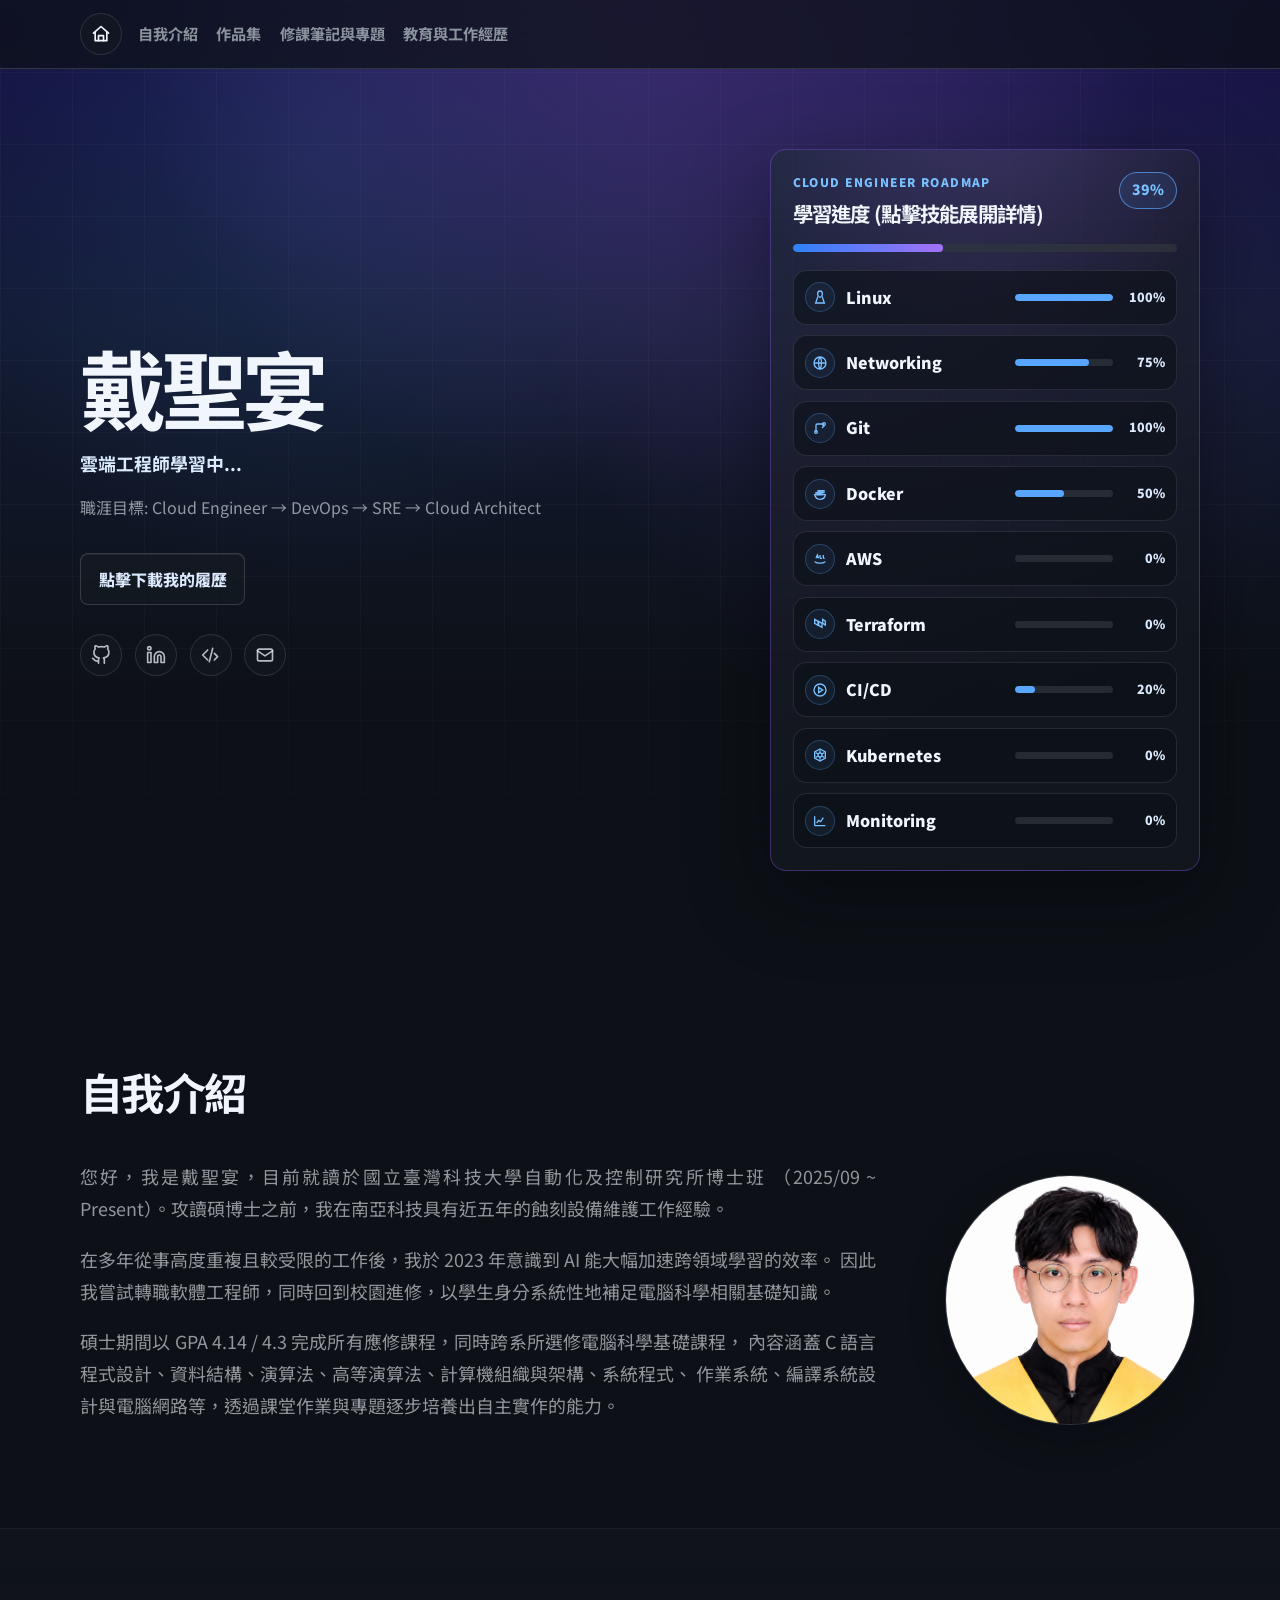
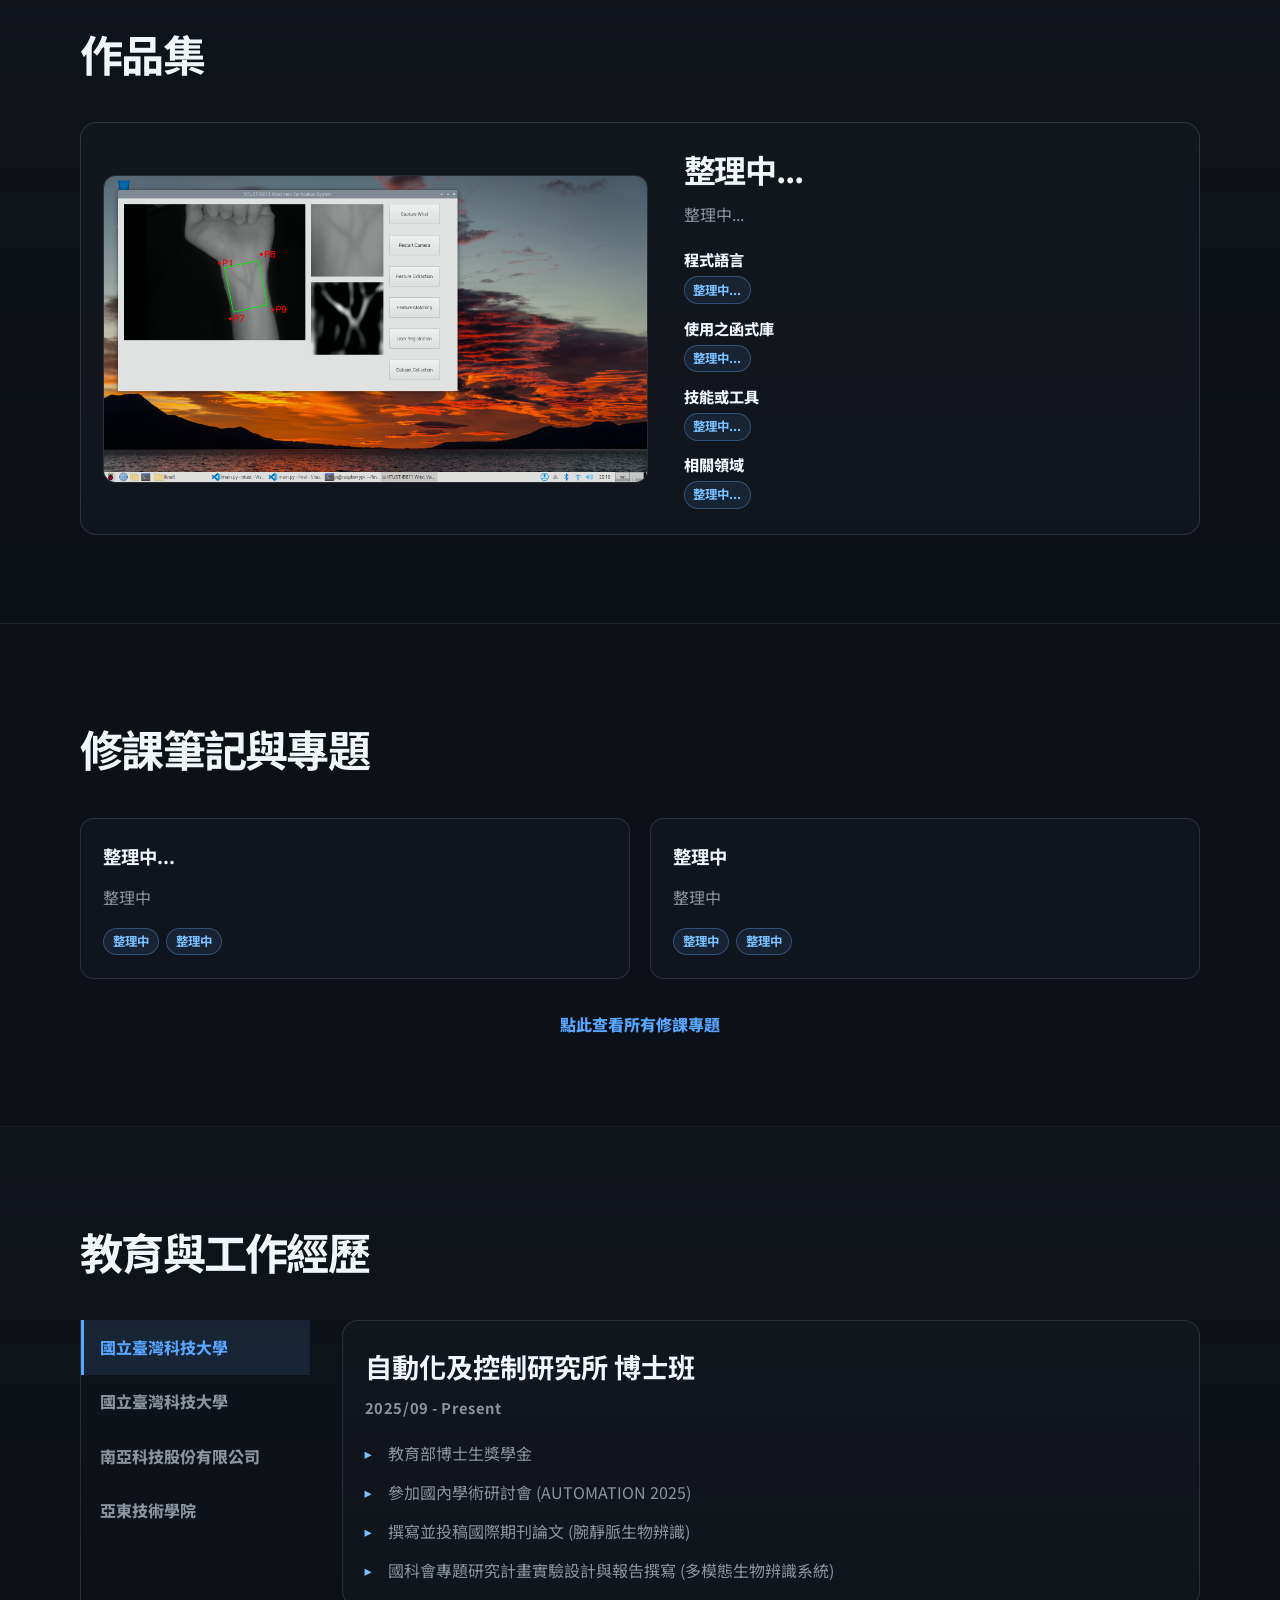
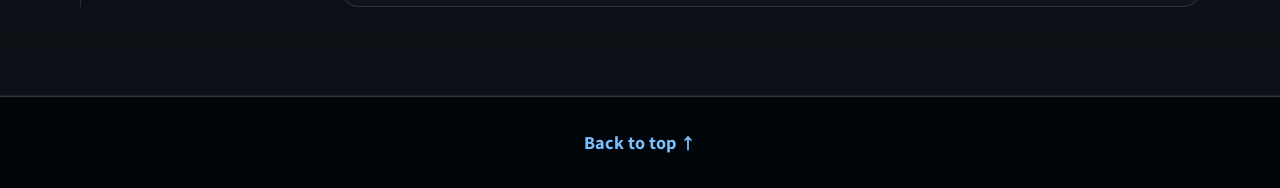
<file: index.html>
<!DOCTYPE html>
<html lang="zh-Hant">
  <head>
    <meta charset="UTF-8" />
    <meta name="viewport" content="width=device-width, initial-scale=1.0" />
    <title>戴聖宴面試個人網站</title>
    <link rel="icon" type="image/png" href="public/images/favicon.png" />

    <link rel="preconnect" href="https://fonts.googleapis.com" />
    <link rel="preconnect" href="https://fonts.gstatic.com" crossorigin />
    <link
      href="https://fonts.googleapis.com/css2?family=Noto+Sans+TC:wght@400;500;600;700;800;900&display=swap"
      rel="stylesheet"
    />

    <link rel="stylesheet" href="src/css/base.css" />
    <link rel="stylesheet" href="src/css/layout.css" />
    <link rel="stylesheet" href="src/css/components.css" />
  </head>

  <body id="top">
    <header class="site-header">
      <div class="container header-container">
        <a class="home-link" href="index.html" aria-label="回到首頁">
          <span class="home-icon" aria-hidden="true">
            <svg
              xmlns="http://www.w3.org/2000/svg"
              viewBox="0 0 24 24"
              fill="none"
              stroke="currentColor"
              stroke-width="2"
              stroke-linecap="round"
              stroke-linejoin="round"
              focusable="false"
            >
              <path d="M3 11L12 3l9 8"></path>
              <path d="M5 10v10h14V10"></path>
              <path d="M9 20v-6h6v6"></path>
            </svg>
          </span>
        </a>

        <button
          class="nav-toggle"
          type="button"
          aria-label="開啟選單"
          aria-expanded="false"
        >
          <span></span>
          <span></span>
          <span></span>
        </button>

        <nav class="site-nav" aria-label="主要導覽列">
          <a href="index.html#about">自我介紹</a>
          <a href="index.html#projects">作品集</a>
          <a href="index.html#school-projects">修課筆記與專題</a>
          <a href="index.html#education">教育與工作經歷</a>
        </nav>
      </div>
    </header>

    <main>
      <section class="hero-section">
        <div class="container hero-container">
          <div class="hero-content">
            <h1 id="profile-name">戴聖宴</h1>

            <p class="hero-description" id="profile-description">
              雲端工程師學習中...
            </p>

            <div class="hero-career">
              <p id="profile-career-goal" class="hero-career-goal">
                職涯目標: Cloud Engineer → DevOps → SRE → Cloud Architect
              </p>
            </div>

            <div class="hero-actions">
              <a
                class="button button-primary"
                id="profile-resume"
                href="public/dsy_resume.pdf"
                download
              >
                點擊下載我的履歷
              </a>
            </div>

            <div
              class="hero-links"
              id="profile-links"
              aria-label="履歷與社群連結"
            ></div>
          </div>

          <aside class="roadmap-panel" aria-label="雲端工程師學習進度">
            <div class="roadmap-header">
              <div>
                <p class="roadmap-eyebrow">Cloud Engineer Roadmap</p>
                <h2>學習進度 (點擊技能展開詳情)</h2>
              </div>

              <div class="roadmap-total">
                <span id="roadmap-total-percent">0%</span>
              </div>
            </div>

            <div class="roadmap-total-bar">
              <span id="roadmap-total-bar"></span>
            </div>

            <div class="roadmap-list" id="roadmap-list"></div>
          </aside>
        </div>
      </section>

      <section id="about" class="section">
        <div class="container">
          <div class="section-heading">
            <h2>自我介紹</h2>
          </div>

          <div class="about-layout">
            <div class="about-text">
              <div id="about-content"></div>
            </div>

            <div class="about-image-wrapper">
              <img
                class="about-image"
                id="about-avatar"
                src="public/images/me.png"
                alt="大頭照"
              />
            </div>
          </div>
        </div>
      </section>

      <section id="projects" class="section section-muted">
        <div class="container">
          <div class="section-heading">
            <h2>作品集</h2>
          </div>

          <div class="project-list" id="project-list"></div>
        </div>
      </section>

      <section id="school-projects" class="section">
        <div class="container">
          <div class="section-heading">
            <h2>修課筆記與專題</h2>
          </div>

          <div class="card-grid card-grid-two" id="school-project-list"></div>
        </div>

        <div class="section-link-wrapper">
          <a class="section-more-link" href="school-projects.html">
            點此查看所有修課專題
          </a>
        </div>
      </section>

      <section id="education" class="section section-muted">
        <div class="container">
          <div class="section-heading">
            <h2>教育與工作經歷</h2>
          </div>

          <div class="experience-tabs">
            <div
              class="experience-tab-list"
              id="experience-tab-list"
              role="tablist"
              aria-label="教育與工作經歷列表"
            ></div>

            <div class="experience-content" id="experience-content"></div>
          </div>
        </div>
      </section>
    </main>

    <footer class="site-footer">
      <div class="container footer-container">
        <a class="back-to-top" href="#top">Back to top ↑</a>
      </div>
    </footer>

    <script src="src/data/profile.js"></script>
    <script src="src/data/roadmap.js"></script>
    <script src="src/data/about.js"></script>
    <script src="src/data/projects.js"></script>
    <script src="src/data/school-projects.js"></script>
    <script src="src/data/experience.js"></script>

    <script src="src/js/icons.js"></script>
    <script src="src/js/render-profile.js"></script>
    <script src="src/js/render-roadmap.js"></script>
    <script src="src/js/render-about.js"></script>
    <script src="src/js/render-projects.js"></script>
    <script src="src/js/render-school-projects.js"></script>
    <script src="src/js/render-experience.js"></script>
    <script src="src/js/main.js"></script>
  </body>
</html>
</file>
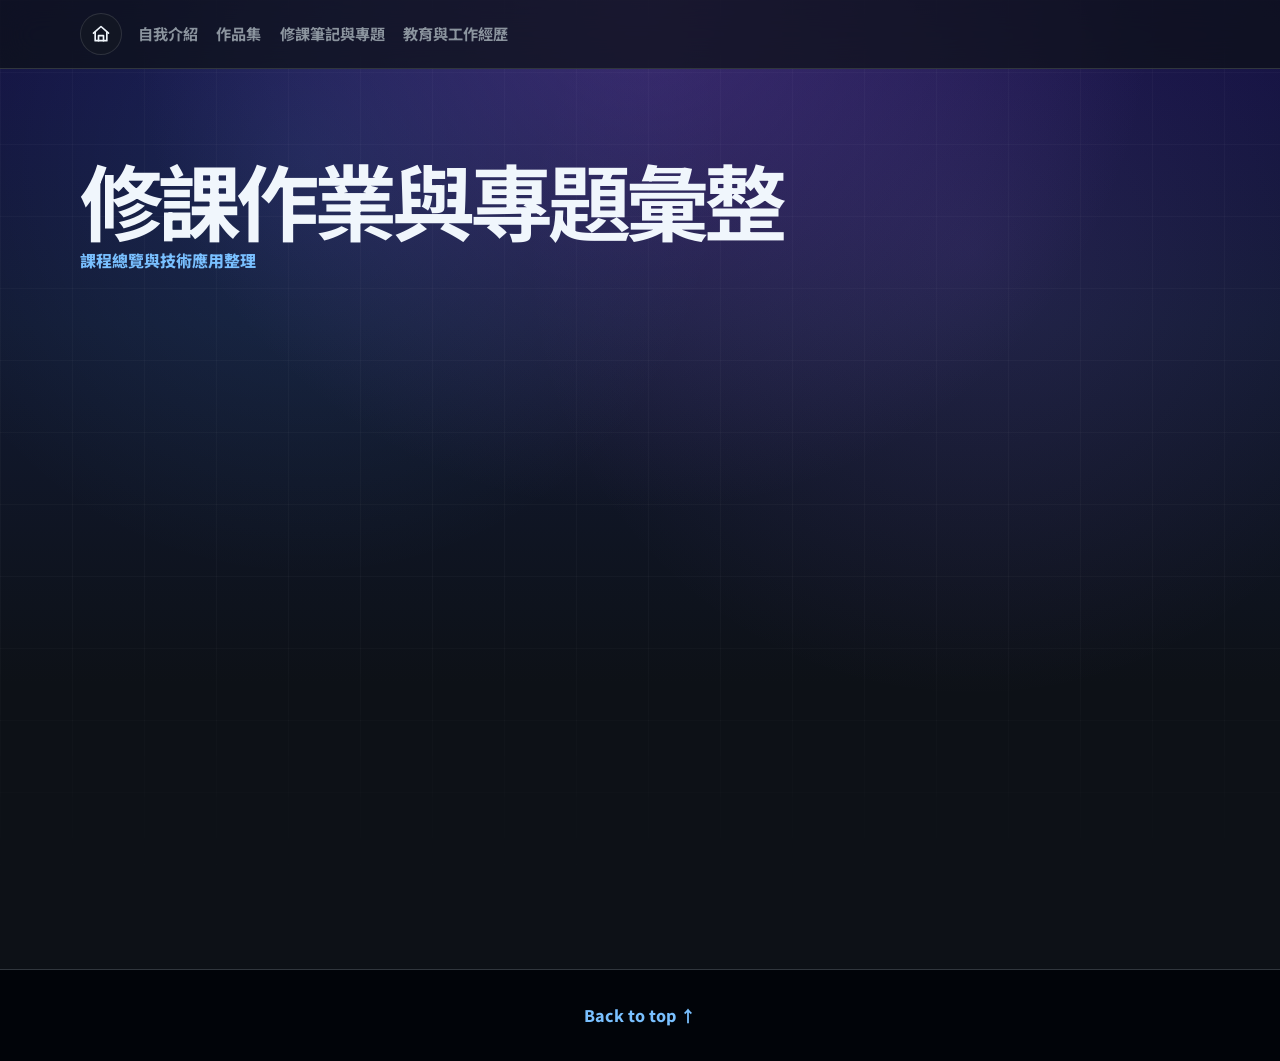
<file: school-projects.html>
<!DOCTYPE html>
<html lang="zh-Hant">
  <head>
    <meta charset="UTF-8" />
    <meta name="viewport" content="width=device-width, initial-scale=1.0" />
    <title>修課筆記與專題 | 戴聖宴</title>
    <link rel="icon" type="image/png" href="public/images/favicon.png" />

    <link rel="preconnect" href="https://fonts.googleapis.com" />
    <link rel="preconnect" href="https://fonts.gstatic.com" crossorigin />
    <link
      href="https://fonts.googleapis.com/css2?family=Noto+Sans+TC:wght@400;500;600;700;800;900&display=swap"
      rel="stylesheet"
    />

    <link rel="stylesheet" href="src/css/base.css" />
    <link rel="stylesheet" href="src/css/layout.css" />
    <link rel="stylesheet" href="src/css/components.css" />
  </head>

  <body id="top">
    <header class="site-header">
      <div class="container header-container">
        <a class="home-link" href="index.html" aria-label="回到首頁">
          <span class="home-icon" aria-hidden="true">
            <svg
              xmlns="http://www.w3.org/2000/svg"
              viewBox="0 0 24 24"
              fill="none"
              stroke="currentColor"
              stroke-width="2"
              stroke-linecap="round"
              stroke-linejoin="round"
              focusable="false"
            >
              <path d="M3 11L12 3l9 8"></path>
              <path d="M5 10v10h14V10"></path>
              <path d="M9 20v-6h6v6"></path>
            </svg>
          </span>
        </a>

        <button
          class="nav-toggle"
          type="button"
          aria-label="開啟選單"
          aria-expanded="false"
        >
          <span></span>
          <span></span>
          <span></span>
        </button>

        <nav class="site-nav" aria-label="主要導覽列">
          <a href="index.html#about">自我介紹</a>
          <a href="index.html#projects">作品集</a>
          <a href="index.html#school-projects">修課筆記與專題</a>
          <a href="index.html#education">教育與工作經歷</a>
        </nav>
      </div>
    </header>
  
    <main>
      <section class="section page-hero-section">
        <div class="container">
          <h1 class="page-title">修課作業與專題彙整</h1>
          <p class="page-description">課程總覽與技術應用整理</p>

          <div class="course-table" id="all-school-project-list"></div>
        </div>
      </section>
    </main>

    <footer class="site-footer">
      <div class="container footer-container">
        <a class="back-to-top" href="#top">Back to top ↑</a>
      </div>
    </footer>

    <script src="src/data/school-projects.js"></script>
    <script src="src/js/render-all-school-projects.js"></script>
    <script src="src/js/main.js"></script>
  </body>
</html>
</file>
<file: src/css/base.css>
/* =========================
   Global Theme Variables
   ========================= */

:root {
  --color-bg: #0d1117;

  --color-page-bg:
    radial-gradient(circle at 50% 0%, rgba(126, 87, 194, 0.34), transparent 32rem),
    radial-gradient(circle at 24% 18%, rgba(88, 166, 255, 0.12), transparent 26rem),
    radial-gradient(circle at 76% 28%, rgba(163, 113, 247, 0.12), transparent 28rem),
    linear-gradient(180deg, #141044 0%, #121a33 36%, #0d1117 76%, #0d1117 100%);

  --color-surface: #161b22;
  --color-surface-muted: #0d1117;
  --color-surface-soft: #1c2128;

  --color-text: #f0f6fc;
  --color-muted: #8b949e;
  --color-subtle: #6e7681;

  --color-primary: #58a6ff;
  --color-primary-dark: #1f6feb;
  --color-primary-soft: rgba(88, 166, 255, 0.12);

  --color-success: #2ea043;
  --color-success-dark: #238636;
  --color-success-soft: rgba(46, 160, 67, 0.12);

  --color-accent-purple: #a371f7;
  --color-border: #30363d;
  --color-border-muted: rgba(240, 246, 252, 0.1);

  --font-main: "Noto Sans TC", system-ui, -apple-system, BlinkMacSystemFont, "Segoe UI", sans-serif;

  --shadow-card: 0 24px 80px rgba(1, 4, 9, 0.42);
  --shadow-soft: 0 12px 36px rgba(1, 4, 9, 0.28);

  --radius-card: 1rem;
  --radius-pill: 999px;
}

/* =========================
   Reset
   ========================= */

* {
  box-sizing: border-box;
}

html {
  min-height: 100%;
  scroll-behavior: smooth;
  scroll-padding-top: 88px;
}

body {
  min-height: 100%;
  margin: 0;
  font-family: var(--font-main);
  background: var(--color-bg);
  color: var(--color-text);
  line-height: 1.7;
}

body::before {
  content: "";
  position: fixed;
  inset: 0;
  z-index: -2;
  pointer-events: none;
  background: var(--color-page-bg);
}

body::after {
  content: "";
  position: fixed;
  inset: 0;
  z-index: -1;
  pointer-events: none;
  background-image:
    linear-gradient(rgba(255, 255, 255, 0.028) 1px, transparent 1px),
    linear-gradient(90deg, rgba(255, 255, 255, 0.028) 1px, transparent 1px);
  background-size: 72px 72px;
  mask-image: linear-gradient(to bottom, black 0%, black 68%, transparent 100%);
}

a {
  color: inherit;
  text-decoration: none;
}

button {
  font: inherit;
}

img {
  display: block;
  max-width: 100%;
}

h1,
h2,
h3,
p {
  margin-top: 0;
}

h1,
h2,
h3 {
  color: var(--color-text);
}

p {
  color: var(--color-muted);
}

::selection {
  background: rgba(88, 166, 255, 0.32);
}
</file>
<file: src/css/layout.css>
/* =========================
   Layout Container
   ========================= */

.container {
  width: min(1120px, 92%);
  margin: 0 auto;
}

/* =========================
   Header Layout
   ========================= */

.site-header {
  position: sticky;
  top: 0;
  z-index: 100;
  background: rgba(13, 17, 23, 0.72);
  border-bottom: 1px solid var(--color-border);
  backdrop-filter: blur(16px);
  transform: translateY(0);
  transition:
    transform 0.28s ease,
    background 0.2s ease,
    border-color 0.2s ease;
}

.site-header.is-hidden {
  transform: translateY(-100%);
}

.header-container {
  position: relative;
  display: flex;
  align-items: center;
  gap: 1rem;
  min-height: 68px;
}

.site-nav {
  display: flex;
  align-items: center;
  justify-content: flex-start;
  flex: 1;
  flex-wrap: wrap;
  gap: 1.15rem;
}

/* =========================
   Hero Layout
   ========================= */

.hero-section {
  position: relative;
  min-height: calc(100vh - 68px);
  display: flex;
  align-items: center;
  padding: 5rem 0 6rem;
}

.hero-container {
  display: grid;
  grid-template-columns: minmax(0, 1fr) minmax(380px, 430px);
  align-items: center;
  gap: 4.5rem;
}

.hero-content {
  max-width: 720px;
  min-width: 0;
  justify-self: start;
}

/* =========================
   Section Layout
   ========================= */

.section {
  padding: 5.5rem 0;
}

.section-muted {
  background:
    linear-gradient(
      180deg,
      rgba(22, 27, 34, 0.32),
      rgba(13, 17, 23, 0.16)
    );
  border-block: 1px solid rgba(240, 246, 252, 0.06);
}

.section-heading {
  margin-bottom: 2rem;
}

/* =========================
   About Layout
   ========================= */

.about-layout {
  display: grid;
  grid-template-columns: minmax(0, 1fr) 260px;
  align-items: center;
  gap: 4rem;
}

/* =========================
   Grid Layout
   ========================= */

.card-grid {
  display: grid;
  grid-template-columns: repeat(3, 1fr);
  gap: 1.25rem;
}

.card-grid-two {
  grid-template-columns: repeat(2, 1fr);
}

/* =========================
   Project Layout
   ========================= */

.project-list {
  display: grid;
  gap: 2rem;
}

/* =========================
   Timeline Layout
   ========================= */

.timeline {
  display: grid;
  gap: 1rem;
}

/* =========================
   Footer Layout
   ========================= */

.site-footer {
  padding: 2rem 0;
  background: #010409;
  color: #ffffff;
  border-top: 1px solid var(--color-border);
}

.footer-container {
  display: flex;
  align-items: center;
  justify-content: center;
  gap: 1rem;
  text-align: center;
}

.site-footer p {
  margin-bottom: 0;
  color: var(--color-muted);
}

/* =========================
   Mobile Layout
   ========================= */

@media (max-width: 900px) {
  .hero-container {
    grid-template-columns: 1fr;
    gap: 2.5rem;
  }

  .hero-content {
    max-width: 100%;
  }
}

@media (max-width: 768px) {
  .header-container {
    display: flex;
    align-items: center;
    justify-content: space-between;
    flex-wrap: wrap;
    gap: 1rem;
    min-height: auto;
    padding: 0.8rem 0;
  }

  .home-link {
    order: 1;
  }

  .nav-toggle {
    order: 2;
    position: relative;
    z-index: 200;
  }

  .site-nav {
    order: 3;
    display: none;
    width: 100%;
    flex: 0 0 100%;
    flex-direction: column;
    align-items: stretch;
    justify-content: flex-start;
    gap: 0;
    padding: 0.75rem 0;
    border-top: 1px solid var(--color-border);
  }

  .site-nav.is-open {
    display: flex;
  }

  .site-nav a {
    width: 100%;
    padding: 0.85rem 0;
    text-align: center;
  }

  .hero-section {
    min-height: auto;
    padding: 4rem 0;
  }

  .hero-container {
    grid-template-columns: 1fr;
    text-align: left;
  }

  .hero-actions,
  .hero-links {
    justify-content: flex-start;
  }

  .section {
    padding: 3.75rem 0;
  }

  .card-grid,
  .card-grid-two {
    grid-template-columns: 1fr;
  }

  .footer-container {
    flex-direction: column;
    align-items: center;
    justify-content: center;
    text-align: center;
  }

  .about-layout {
    grid-template-columns: 1fr;
    gap: 2rem;
  }

  .about-image-wrapper {
    order: 2;
    margin: auto;
  }
}
</file>
<file: src/css/components.css>
/* =========================
   Navigation
   ========================= */

.site-logo {
  font-size: 1.1rem;
  font-weight: 800;
  color: var(--color-primary);
}

.site-nav a {
  color: var(--color-muted);
  font-size: 0.95rem;
  font-weight: 700;
  transition:
    color 0.2s ease,
    opacity 0.2s ease;
}

.site-nav a:hover {
  color: var(--color-text);
}

.nav-toggle {
  display: none;
  width: 44px;
  height: 44px;
  padding: 0.6rem;
  border: 1px solid var(--color-border);
  border-radius: 0.75rem;
  background: rgba(22, 27, 34, 0.72);
  cursor: pointer;
}

.nav-toggle span {
  display: block;
  width: 100%;
  height: 2px;
  margin: 5px 0;
  background: var(--color-text);
  border-radius: 999px;
}

/* =========================
   Home Link
   ========================= */

.home-link {
  display: inline-grid;
  place-items: center;
  width: 42px;
  height: 42px;
  border: 1px solid rgba(240, 246, 252, 0.12);
  border-radius: 50%;
  color: var(--color-text);
  background: rgba(22, 27, 34, 0.62);
  transition:
    transform 0.2s ease,
    border-color 0.2s ease,
    background 0.2s ease,
    color 0.2s ease;
}

.home-link:hover {
  transform: translateY(-2px);
  border-color: rgba(88, 166, 255, 0.56);
  background: var(--color-primary-soft);
  color: var(--color-primary);
}

.home-icon,
.hero-icon {
  display: inline-grid;
  place-items: center;
  width: 20px;
  height: 20px;
}

.home-icon svg,
.hero-icon svg {
  display: block;
  width: 20px;
  height: 20px;
}

/* =========================
   Hero
   ========================= */

.hero-content h1 {
  max-width: 800px;
  margin-bottom: 1.1rem;
  font-size: clamp(3.4rem, 8vw, 5.4rem);
  line-height: 1;
  letter-spacing: -0.06em;
}

.hero-description {
  max-width: 800px;
  margin-bottom: 1rem;
  color: #dbeafe;
  font-size: 1.12rem;
  font-weight: 700;
}

.hero-career-goal {
  max-width: 720px;
  color: rgba(240, 246, 252, 0.58);
  font-size: 1rem;
}

.hero-actions {
  display: flex;
  gap: 1rem;
  flex-wrap: wrap;
  margin-top: 2rem;
}

.hero-links {
  display: flex;
  gap: 0.8rem;
  flex-wrap: wrap;
  margin-top: 1.8rem;
}

.hero-icon-link {
  display: inline-grid;
  place-items: center;
  width: 42px;
  height: 42px;
  padding: 0;
  border: 1px solid rgba(240, 246, 252, 0.12);
  border-radius: 50%;
  background: rgba(22, 27, 34, 0.58);
  color: rgba(240, 246, 252, 0.74);
  transition:
    transform 0.2s ease,
    border-color 0.2s ease,
    background 0.2s ease,
    color 0.2s ease;
}

.hero-icon-link:hover {
  transform: translateY(-2px);
  border-color: rgba(88, 166, 255, 0.56);
  background: var(--color-primary-soft);
  color: var(--color-primary);
}

/* =========================
   Buttons
   ========================= */

.button {
  display: inline-flex;
  align-items: center;
  justify-content: center;
  min-height: 44px;
  padding: 0.72rem 1.1rem;
  border-radius: 0.5rem;
  font-weight: 800;
  transition:
    transform 0.2s ease,
    background 0.2s ease,
    border-color 0.2s ease,
    color 0.2s ease,
    box-shadow 0.2s ease;
}

.button:hover {
  transform: translateY(-2px);
}

.button-primary {
  border: 1px solid rgba(240, 246, 252, 0.16);
  background: rgba(22, 27, 34, 0.72);
  color: #dbeafe;
  box-shadow: inset 0 1px 0 rgba(255, 255, 255, 0.06);
}

.button-primary:hover {
  border-color: rgba(88, 166, 255, 0.56);
  background: rgba(88, 166, 255, 0.13);
  color: #f0f6fc;
  box-shadow: 0 0 0 3px rgba(88, 166, 255, 0.09);
}

.button-secondary {
  border: 1px solid var(--color-border);
  background: rgba(22, 27, 34, 0.72);
  color: var(--color-text);
}

/* =========================
   Section
   ========================= */

.hero-label,
.section-label {
  margin-bottom: 0.75rem;
  color: var(--color-primary);
  font-weight: 800;
  letter-spacing: 0.08em;
  text-transform: uppercase;
}

.section-heading h2 {
  margin-bottom: 0;
  font-size: clamp(2rem, 4vw, 2.7rem);
  letter-spacing: -0.04em;
}

.section-description {
  max-width: 800px;
  color: rgba(240, 246, 252, 0.58);
  font-size: 1.12rem;
  line-height: 1.8;
}

/* =========================
   About
   ========================= */

.about-image-wrapper {
  width: 250px;
  height: 250px;
  justify-self: center;
  align-self: center;
  overflow: hidden;
  border: 1px solid rgba(240, 246, 252, 0.13);
  border-radius: 50%;
  background: rgba(22, 27, 34, 0.62);
  box-shadow: var(--shadow-soft);
}

.about-image {
  display: block;
  width: 100%;
  height: 100%;
  object-fit: cover;
}

#about-content .section-description {
  text-align: justify;
  text-justify: inter-character;
  text-align-last: left;
}

.about-actions {
  display: flex;
  margin-top: 1.5rem;
}

/* =========================
   Cards
   ========================= */

.card {
  overflow: hidden;
  border: 1px solid rgba(240, 246, 252, 0.12);
  border-radius: 0.85rem;
  background: rgba(22, 27, 34, 0.48);
  box-shadow: none;
}

.card-image {
  width: 100%;
  height: 180px;
  object-fit: cover;
  background: var(--color-surface-muted);
}

.card-body {
  padding: 1.4rem;
}

.card h3 {
  margin-bottom: 0.75rem;
  font-size: 1.15rem;
}

.card p {
  margin-bottom: 1rem;
}

/* =========================
   Tags
   ========================= */

.tag-list {
  display: flex;
  gap: 0.45rem;
  flex-wrap: wrap;
}

.tag {
  display: inline-flex;
  align-items: center;
  justify-content: center;
  padding: 0.22rem 0.55rem;
  border: 1px solid rgba(88, 166, 255, 0.35);
  border-radius: 999px;
  background: rgba(88, 166, 255, 0.1);
  color: #79c0ff;
  font-size: 0.78rem;
  font-weight: 700;
  line-height: 1.5;
  transition:
    background 0.2s ease,
    border-color 0.2s ease,
    color 0.2s ease;
}

.tag:hover {
  background: rgba(88, 166, 255, 0.16);
  border-color: rgba(88, 166, 255, 0.55);
  color: #dbeafe;
}

/* =========================
   Section Links
   ========================= */

.section-link-wrapper {
  display: flex;
  justify-content: center;
  margin-top: 2rem;
}

.section-more-link {
  display: inline-flex;
  justify-content: center;
  color: var(--color-primary);
  font-weight: 800;
}

.section-more-link:hover {
  text-decoration: underline;
  text-underline-offset: 0.25rem;
}

/* =========================
   Projects
   ========================= */

.project-feature {
  position: relative;
  display: grid;
  grid-template-columns: 1.05fr 0.95fr;
  align-items: center;
  gap: 2.2rem;
  padding: 1.35rem;
  border: 1px solid rgba(240, 246, 252, 0.13);
  border-radius: 1rem;
  background: rgba(22, 27, 34, 0.5);
  box-shadow: none;
  transition:
    transform 0.2s ease,
    border-color 0.2s ease,
    background 0.2s ease;
}

.project-feature:hover {
  transform: translateY(-2px);
  border-color: rgba(88, 166, 255, 0.42);
  background: rgba(22, 27, 34, 0.68);
}

.project-feature-image-wrap {
  overflow: hidden;
  min-height: 260px;
  border: 1px solid rgba(240, 246, 252, 0.12);
  border-radius: 0.8rem;
  background: var(--color-surface-muted);
}

.project-feature-image {
  width: 100%;
  height: 100%;
  min-height: 260px;
  object-fit: cover;
  opacity: 0.94;
  transition: opacity 0.2s ease;
}

.project-feature:hover .project-feature-image {
  opacity: 1;
}

.project-feature-content {
  padding: 0.25rem 0;
}

.project-feature h3 {
  margin-bottom: 0.75rem;
  font-size: clamp(1.45rem, 3vw, 2rem);
  line-height: 1.25;
  letter-spacing: -0.035em;
}

.project-feature-content > p {
  margin-bottom: 1.35rem;
}

.project-tech-list {
  display: grid;
  gap: 0.85rem;
}

.project-tech-group {
  display: grid;
  gap: 0.35rem;
}

.project-tech-title {
  margin: 0;
  color: var(--color-text);
  font-size: 0.95rem;
  font-weight: 800;
  line-height: 1.4;
}

.project-tag-list {
  justify-content: flex-start;
}

.project-links {
  display: flex;
  gap: 1rem;
  margin-top: 1.25rem;
}

.project-links a {
  color: var(--color-primary);
  font-weight: 900;
}

.project-links a:hover {
  text-decoration: underline;
  text-underline-offset: 0.25rem;
}

/* =========================
   Roadmap
   ========================= */

.roadmap-panel {
  position: relative;
  width: 100%;
  padding: 1.35rem;
  border: 1px solid rgba(139, 92, 246, 0.34);
  border-radius: 1rem;
  background:
    radial-gradient(
      circle at 52% -10%,
      rgba(163, 113, 247, 0.22),
      transparent 32%
    ),
    rgba(22, 27, 34, 0.66);
  box-shadow: var(--shadow-card);
}

.roadmap-panel::before {
  content: "";
  position: absolute;
  inset: -1px;
  z-index: -1;
  border-radius: inherit;
  background: linear-gradient(
    145deg,
    rgba(88, 166, 255, 0.48),
    rgba(163, 113, 247, 0.26),
    transparent 68%
  );
  opacity: 0.45;
}

.roadmap-header {
  display: flex;
  align-items: flex-start;
  justify-content: space-between;
  gap: 1rem;
  margin-bottom: 0.85rem;
}

.roadmap-eyebrow {
  margin-bottom: 0.25rem;
  color: #79c0ff;
  font-size: 0.74rem;
  font-weight: 900;
  letter-spacing: 0.12em;
  text-transform: uppercase;
}

.roadmap-header h2 {
  margin-bottom: 0;
  font-size: 1.28rem;
  letter-spacing: -0.035em;
}

.roadmap-total {
  display: inline-flex;
  align-items: center;
  justify-content: center;
  min-width: 58px;
  padding: 0.35rem 0.55rem;
  border: 1px solid rgba(88, 166, 255, 0.7);
  border-radius: 999px;
  color: #79c0ff;
  background: rgba(88, 166, 255, 0.1);
  font-size: 0.88rem;
  font-weight: 900;
}

.roadmap-total-bar {
  height: 8px;
  margin-bottom: 1.1rem;
  overflow: hidden;
  border-radius: 999px;
  background: rgba(48, 54, 61, 0.72);
}

.roadmap-total-bar span {
  display: block;
  height: 100%;
  border-radius: inherit;
  background: linear-gradient(90deg, #2f81f7, #a371f7);
}

.roadmap-list {
  display: grid;
  gap: 0.65rem;
}

.roadmap-item {
  border: 1px solid rgba(240, 246, 252, 0.1);
  border-radius: 0.85rem;
  background: rgba(13, 17, 23, 0.58);
  overflow: hidden;
  transition:
    border-color 0.2s ease,
    background 0.2s ease;
}

.roadmap-item:hover,
.roadmap-item.is-open {
  border-color: rgba(88, 166, 255, 0.42);
  background: rgba(13, 17, 23, 0.78);
}

.roadmap-toggle {
  display: grid;
  grid-template-columns: minmax(0, 1fr) 150px;
  align-items: center;
  gap: 1rem;
  width: 100%;
  padding: 0.72rem;
  border: 0;
  background: transparent;
  color: var(--color-text);
  cursor: pointer;
  text-align: left;
}

.roadmap-title-group {
  display: inline-flex;
  align-items: center;
  gap: 0.65rem;
  min-width: 0;
}

.roadmap-icon {
  display: inline-grid;
  place-items: center;
  width: 30px;
  height: 30px;
  flex: 0 0 auto;
  border: 1px solid rgba(88, 166, 255, 0.28);
  border-radius: 50%;
  color: #79c0ff;
  background: rgba(88, 166, 255, 0.08);
}

.roadmap-icon svg {
  width: 16px;
  height: 16px;
}

.roadmap-title {
  font-weight: 900;
}

.roadmap-progress-group {
  display: grid;
  grid-template-columns: 1fr 42px;
  align-items: center;
  gap: 0.6rem;
}

.roadmap-mini-bar {
  height: 7px;
  overflow: hidden;
  border-radius: 999px;
  background: rgba(48, 54, 61, 0.72);
}

.roadmap-mini-bar span {
  display: block;
  height: 100%;
  border-radius: inherit;
  background: #58a6ff;
}

.roadmap-percent {
  color: #dbeafe;
  font-size: 0.78rem;
  font-weight: 900;
  text-align: right;
}

.roadmap-detail {
  display: none;
  padding: 0 0.85rem 0.9rem;
}

.roadmap-item.is-open .roadmap-detail {
  display: block;
}

.roadmap-detail-meta {
  display: flex;
  justify-content: space-between;
  gap: 1rem;
  margin-bottom: 0.65rem;
  color: var(--color-muted);
  font-size: 0.82rem;
  font-weight: 700;
}

.roadmap-detail-meta a {
  color: #79c0ff;
}

.roadmap-detail-meta a:hover {
  text-decoration: underline;
  text-underline-offset: 0.25rem;
}

.roadmap-check-list {
  display: grid;
  gap: 0.45rem;
  margin: 0;
  padding: 0;
  list-style: none;
}

.roadmap-check-item {
  display: flex;
  align-items: center;
  gap: 0.55rem;
  color: var(--color-muted);
  font-size: 0.88rem;
}

.roadmap-check-item.is-completed {
  color: var(--color-text);
}

.roadmap-check-icon {
  display: inline-grid;
  place-items: center;
  width: 19px;
  height: 19px;
  flex: 0 0 auto;
  border: 1px solid rgba(240, 246, 252, 0.12);
  border-radius: 50%;
  color: var(--color-subtle);
  font-size: 0.72rem;
  font-weight: 900;
}

.roadmap-check-item.is-completed .roadmap-check-icon {
  border-color: rgba(63, 185, 80, 0.62);
  color: #3fb950;
  background: rgba(46, 160, 67, 0.12);
}

/* =========================
   Experience
   ========================= */

.experience-tabs {
  display: grid;
  grid-template-columns: 230px minmax(0, 1fr);
  gap: 2rem;
}

.experience-tab-list {
  display: flex;
  flex-direction: column;
  border-left: 1px solid rgba(240, 246, 252, 0.12);
}

.experience-tab {
  width: 100%;
  padding: 0.85rem 1rem;
  border: 0;
  border-left: 3px solid transparent;
  background: transparent;
  color: var(--color-muted);
  font-weight: 800;
  text-align: left;
  cursor: pointer;
  transition:
    background 0.2s ease,
    color 0.2s ease,
    border-color 0.2s ease;
}

.experience-tab:hover {
  background: rgba(88, 166, 255, 0.08);
  color: var(--color-text);
}

.experience-tab.is-active {
  border-left-color: var(--color-primary);
  background: rgba(88, 166, 255, 0.12);
  color: var(--color-primary);
}

.experience-panel {
  display: none;
  padding: 1.35rem;
  border: 1px solid rgba(240, 246, 252, 0.12);
  border-radius: 1rem;
  background: rgba(22, 27, 34, 0.48);
}

.experience-panel.is-active {
  display: block;
}

.experience-panel h3 {
  margin-bottom: 0.35rem;
  font-size: clamp(1.28rem, 3vw, 1.7rem);
}

.experience-period {
  margin-bottom: 1.25rem;
  color: var(--color-muted);
  font-size: 0.92rem;
  font-weight: 700;
  letter-spacing: 0.04em;
}

.experience-list {
  display: grid;
  gap: 0.75rem;
  margin: 0;
  padding: 0;
  list-style: none;
}

.experience-list li {
  position: relative;
  padding-left: 1.45rem;
  color: var(--color-muted);
  font-size: 1rem;
}

.experience-list li::before {
  content: "▸";
  position: absolute;
  left: 0;
  color: #79c0ff;
  font-size: 0.9rem;
  line-height: 1.8;
}

/* =========================
   Course Page
   ========================= */

.page-hero-section {
  min-height: 100vh;
}

.page-title {
  margin-bottom: 0.4rem;
  font-size: clamp(3rem, 8vw, 5.2rem);
  line-height: 1;
  letter-spacing: -0.06em;
}

.page-description {
  margin-bottom: 4rem;
  color: #79c0ff;
  font-weight: 800;
}

.course-table {
  display: grid;
  gap: 0.25rem;
}

.course-table-header,
.course-row {
  display: grid;
  grid-template-columns: 90px 1.4fr 1.6fr 120px;
  gap: 1.5rem;
  align-items: center;
}

.course-table-header {
  margin-bottom: 1rem;
  color: var(--color-muted);
  font-size: 1rem;
  font-weight: 900;
}

.course-row {
  padding: 0.95rem 0;
  border-bottom: 1px solid rgba(240, 246, 252, 0.1);
}

.course-year {
  color: #79c0ff;
  font-weight: 800;
}

.course-name {
  color: var(--color-text);
  font-size: 1.08rem;
  font-weight: 900;
}

.course-tools {
  color: var(--color-muted);
  font-family:
    ui-monospace,
    SFMono-Regular,
    Consolas,
    "Liberation Mono",
    monospace;
}

.course-links {
  display: flex;
  justify-content: flex-end;
  gap: 0.75rem;
}

.course-links a {
  color: #79c0ff;
  font-weight: 900;
}

.course-links a:hover {
  text-decoration: underline;
  text-underline-offset: 0.25rem;
}

/* =========================
   Timeline
   ========================= */

.timeline-item {
  padding: 1.25rem;
  border-left: 4px solid var(--color-primary);
  border-radius: 0.8rem;
  background: rgba(22, 27, 34, 0.48);
}

.timeline-item h3 {
  margin-bottom: 0.5rem;
}

.timeline-item p {
  margin-bottom: 0;
}

/* =========================
   Footer
   ========================= */

.back-to-top {
  display: inline-flex;
  align-items: center;
  justify-content: center;
  color: #79c0ff;
  font-weight: 800;
}

.back-to-top:hover {
  text-decoration: underline;
  text-underline-offset: 0.25rem;
}

/* =========================
   Mobile
   ========================= */

@media (max-width: 768px) {
  .nav-toggle {
    display: inline-block;
  }

  .hero-content h1 {
    font-size: clamp(3rem, 16vw, 4.5rem);
  }

  .hero-description {
    margin-inline: 0;
  }

  .hero-actions,
  .hero-links {
    justify-content: flex-start;
  }

  .roadmap-panel {
    margin-top: 1rem;
    text-align: left;
  }

  .roadmap-toggle {
    grid-template-columns: 1fr;
    gap: 0.7rem;
  }

  .roadmap-progress-group {
    grid-template-columns: 1fr 42px;
  }

  .about-actions {
    justify-content: flex-start;
  }

  .about-image-wrapper {
    width: 220px;
    height: 220px;
    margin-top: 0;
    margin-inline: auto;
  }

  #about-content .section-description {
    text-align: left;
  }

  .project-feature {
    grid-template-columns: 1fr;
    gap: 1.25rem;
    padding: 1rem;
  }

  .project-feature-image-wrap,
  .project-feature-image {
    min-height: 220px;
  }

  .project-tag-list {
    justify-content: flex-start;
  }

  .project-links {
    justify-content: flex-start;
  }

  .experience-tabs {
    grid-template-columns: 1fr;
    gap: 1.5rem;
  }

  .experience-tab-list {
    flex-direction: row;
    overflow-x: auto;
    border-left: 0;
    border-bottom: 1px solid rgba(240, 246, 252, 0.12);
  }

  .experience-tab {
    flex: 0 0 auto;
    width: auto;
    min-width: 160px;
    border-left: 0;
    border-bottom: 3px solid transparent;
    text-align: center;
    white-space: nowrap;
  }

  .experience-tab.is-active {
    border-left-color: transparent;
    border-bottom-color: var(--color-primary);
  }

  .course-table-header {
    display: none;
  }

  .course-row {
    grid-template-columns: 1fr;
    gap: 0.5rem;
    padding: 1.25rem 0;
    text-align: left;
  }

  .course-links {
    justify-content: flex-start;
  }
}
</file>
